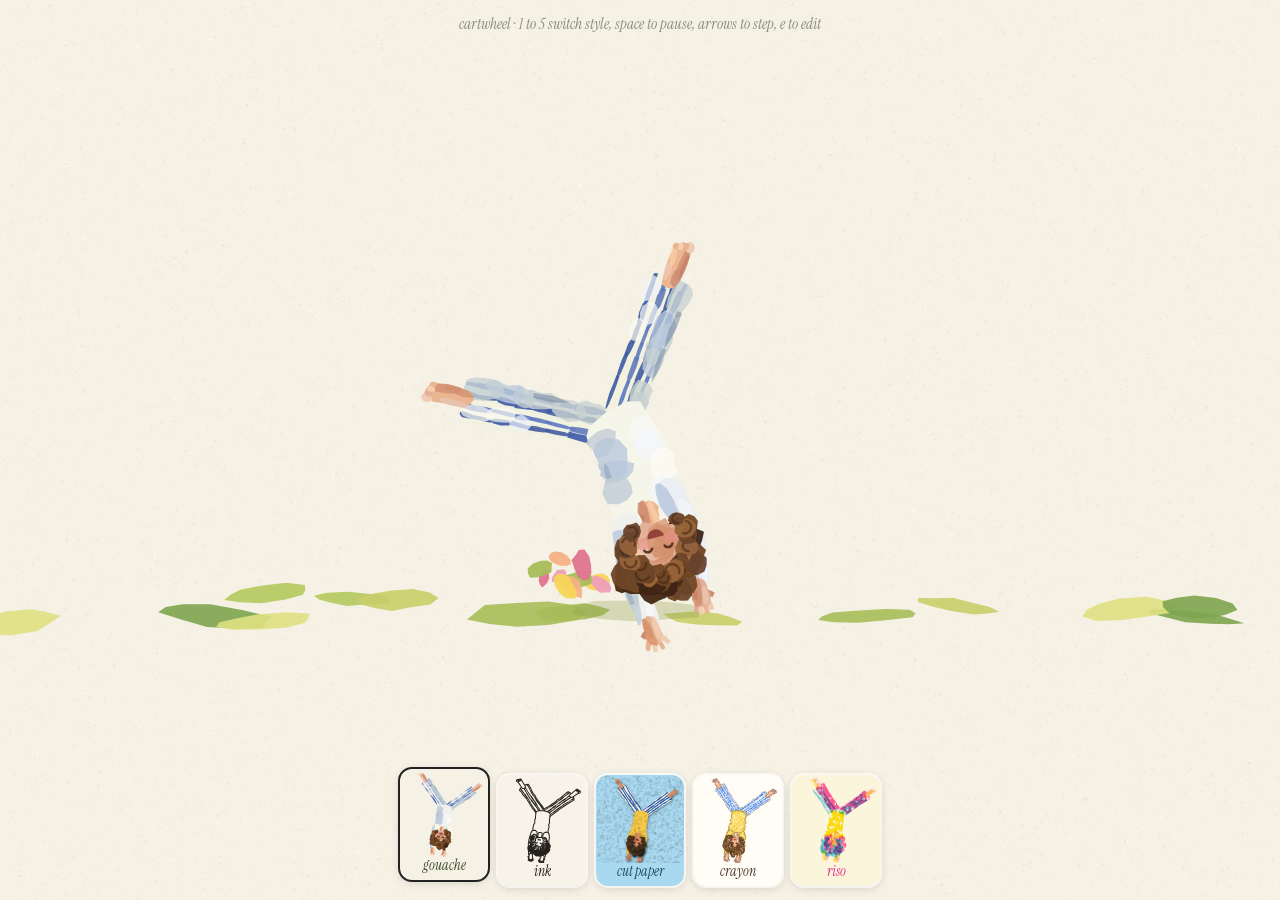
<file: cartwheel.html>
<!doctype html>
<html lang="en">
<head>
<meta charset="utf-8">
<meta name="viewport" content="width=device-width, initial-scale=1">
<meta name="robots" content="noindex">
<title>Cartwheel</title>
<link rel="preconnect" href="https://fonts.googleapis.com">
<link rel="preconnect" href="https://fonts.gstatic.com" crossorigin>
<link href="https://fonts.googleapis.com/css2?family=Instrument+Serif:ital@1&display=swap" rel="stylesheet">
<style>
  html, body { margin: 0; height: 100%; overflow: hidden; background: #f5f1e4; }
  #c { position: fixed; inset: 0; width: 100%; height: 100%; display: block; }
  .cap { position: fixed; left: 0; right: 0; top: 14px; margin: 0; text-align: center;
    font: italic 400 15px/1.4 'Instrument Serif', Georgia, serif; color: var(--fg, #3b4a2f); opacity: 0.6; pointer-events: none; }
  .styles { position: fixed; left: 50%; bottom: 14px; transform: translateX(-50%); display: flex; gap: 10px; z-index: 5; }
  .styles button { width: min(88px, 17vw); padding: 0; border: 0; border-radius: 12px; overflow: hidden; cursor: pointer; display: block;
    box-shadow: 0 2px 10px rgba(40,30,10,0.18); outline: 2px solid rgba(255,255,255,0.7); transition: transform 0.15s ease; }
  .styles button canvas { display: block; width: 100%; aspect-ratio: 1; }
  .styles button span { display: block; padding: 0 0 6px; font: italic 400 14px/1.2 'Instrument Serif', Georgia, serif; }
  .styles button:hover { transform: translateY(-3px); }
  .styles button.on { transform: translateY(-6px); outline: 2.5px solid #222; }
  .ed { position: fixed; top: 12px; left: 12px; z-index: 10; width: 250px; max-height: calc(100vh - 24px); overflow: auto; display: none;
    background: rgba(22,22,24,0.92); color: #eee; border-radius: 14px; padding: 10px 12px; font: 500 11px/1.5 Inter, system-ui, sans-serif; box-shadow: 0 12px 40px rgba(0,0,0,0.3); }
  .ed.on { display: block; }
  .ed h4 { margin: 0 0 6px; font-size: 11px; letter-spacing: 0.04em; text-transform: uppercase; opacity: 0.6; }
  .ed .keys { display: flex; flex-wrap: wrap; gap: 4px; margin-bottom: 8px; }
  .ed .keys button { padding: 2px 7px; border-radius: 6px; border: 0; background: #3a3a40; color: #ddd; font: inherit; cursor: pointer; }
  .ed .keys button.sel { background: #e7d98a; color: #222; }
  .ed label { display: grid; grid-template-columns: 44px 1fr 40px; align-items: center; gap: 6px; margin: 2px 0; }
  .ed input[type=range] { width: 100%; }
  .ed .row { display: flex; gap: 4px; margin-top: 8px; flex-wrap: wrap; }
  .ed .row button { flex: 1; padding: 4px; border-radius: 6px; border: 0; background: #3a3a40; color: #ddd; font: inherit; cursor: pointer; }
  .ed .hint { opacity: 0.55; margin-top: 6px; }
</style>
</head>
<body>
<canvas id="c"></canvas>
<p class="cap">cartwheel · 1 to 5 switch style, space to pause, arrows to step, e to edit</p>
<div class="styles" id="styles"></div>
<div class="ed" id="ed"><h4>keys</h4><div class="keys" id="keys"></div><div id="sliders"></div><div class="row"><button id="addKey">+ key here</button><button id="delKey">delete</button></div><div class="row"><button id="copyKeys">copy KEYS</button><button id="resetKeys">reset</button></div><div class="hint">frame <span id="fr"></span> · t <span id="tt"></span><br>each key holds the pose at time t; poses blend between keys. rot is the whole-body turn, lean bends the waist, hop lifts her off the ground, arm/leg are spread from straight down (π = up). travel is automatic: the planted hand or foot stays put.</div></div>
<script>
// ---------- painting tools ----------
// Every mark is a dab, a dragged stroke or a limb outline. How a mark is laid down depends on the art style:
// all of them end in fillPath(), which is the only place the styles differ.

const canvas = document.getElementById('c');
const mainCtx = canvas.getContext('2d');
let ctx = mainCtx;      // whatever surface is being painted right now (the page, a style card, a riso ink layer)
let S = null;           // the current art style
let PASS = null;        // riso only: which ink is being printed, 'p' pink or 'b' blue
let LW = 1;             // line weight multiplier, raised for the small style cards
let W = 0, H = 0, DPR = 1;
let paper = null;

function resize() {
  DPR = Math.min(window.devicePixelRatio || 1, 2);
  W = window.innerWidth; H = window.innerHeight;
  canvas.width = W * DPR; canvas.height = H * DPR;
  paper = null;
}
window.addEventListener('resize', resize);
resize();

function rng(seed) {
  let s = (seed * 2654435761) >>> 0 || 7;
  return () => { s ^= s << 13; s >>>= 0; s ^= s >>> 17; s ^= s << 5; s >>>= 0; return s / 4294967296; };
}

function hexToRgb(h) { const n = parseInt(h.slice(1), 16); return [n >> 16 & 255, n >> 8 & 255, n & 255]; }
function vary(c, r, amt) { // paint that is not perfectly mixed
  if (S.flat || c[0] !== '#') return c;
  const [R, G, B] = hexToRgb(c); const d = (r() - 0.5) * amt * 2;
  return `rgb(${Math.round(R + d * 18)},${Math.round(G + d * 10)},${Math.round(B - d * 14)})`;
}

// riso colours are written 'r:pink,yellow,blue' as percentages of each ink
function inkAmt(color) { return +color.slice(2).split(',')[PASS.i] / 100; }
// a colour for drawing lines directly (face, curls)
function css(color, alpha = 1) {
  if (S.mode !== 'riso') return color;
  const [R, G, B] = hexToRgb(PASS.c);
  return `rgba(${R},${G},${B},${inkAmt(color) * alpha})`;
}
function darken(c, k) { return '#' + hexToRgb(c).map(v => Math.round(v * k).toString(16).padStart(2, '0')).join(''); }

// speckle tiles: grain for riso ink and cut paper, and the waxy gaps in crayon
const tiles = {};
function speckle(key, make) {
  if (tiles[key]) return tiles[key];
  const c = document.createElement('canvas'); c.width = c.height = 128;
  make(c.getContext('2d'), rng(key.length * 131 + key.charCodeAt(key.length - 1)));
  return (tiles[key] = mainCtx.createPattern(c, 'repeat'));
}
function grain(seedKey, density, alpha) {
  return speckle('g' + seedKey, (g, r) => {
    g.fillStyle = `rgba(0,0,0,${alpha})`;
    for (let i = 0; i < 128 * 128 * density; i++) g.fillRect(r() * 128, r() * 128, 1 + r() * 1.6, 1 + r() * 1.6);
  });
}
// a crayon colour: solid wax with paper flecks showing through and faint diagonal drag lines
function wax(color) {
  return speckle('w' + color, (g, r) => {
    g.fillStyle = color; g.fillRect(0, 0, 128, 128);
    g.globalCompositeOperation = 'destination-out';
    g.fillStyle = 'rgba(0,0,0,0.85)';
    for (let i = 0; i < 1500; i++) g.fillRect(r() * 128, r() * 128, 1 + r() * 1.8, 1 + r() * 1.2);
    g.strokeStyle = 'rgba(0,0,0,0.3)'; g.lineWidth = 1;
    for (let d = -128; d < 128; d += 3 + r() * 3) { g.beginPath(); g.moveTo(d, 128); g.lineTo(d + 128, 0); g.stroke(); }
  });
}

// lay down the current path in the current style. x, y, R roughly bound it; mark = a thin mark (stripe, edge) rather than a shape
function fillPath(color, alpha, x, y, R, r, mark) {
  const m = S.mode;
  if (m === 'gouache') { ctx.globalAlpha = alpha; ctx.fillStyle = color; ctx.fill(); }
  else if (m === 'cut') {
    // cut paper: flat colour, and each piece casts a soft shadow on the one below
    ctx.globalAlpha = alpha < 0.6 ? alpha : 1; ctx.fillStyle = color;
    if (!mark && alpha >= 0.6) { ctx.shadowColor = 'rgba(10,30,40,0.38)'; ctx.shadowBlur = 5 * DPR / LW; ctx.shadowOffsetX = 1.5 * DPR / LW; ctx.shadowOffsetY = 3 * DPR / LW; }
    ctx.fill();
    ctx.shadowColor = 'transparent';
  }
  else if (m === 'ink') {
    // pen: everything is paper with a line round it, except what is inked solid (hair, stripes)
    if (alpha < 0.6) return;
    ctx.globalAlpha = 1;
    if (mark) { ctx.fillStyle = S.ink; ctx.fill(); return; }
    ctx.fillStyle = color; ctx.fill();
    ctx.strokeStyle = S.ink; ctx.lineWidth = 1.5 * LW; ctx.lineJoin = 'round'; ctx.stroke();
  }
  else if (m === 'crayon') {
    // crayon: dense waxy colour with paper flecks, a darker line round it, and a few scribbled strokes on top
    if (alpha < 0.6) { ctx.globalAlpha = alpha * 0.7; ctx.fillStyle = wax(color); ctx.fill(); return; }
    ctx.save();
    ctx.globalAlpha = 1; ctx.fillStyle = S.paper; ctx.fill();
    ctx.fillStyle = wax(color); ctx.fill();
    if (mark) { ctx.restore(); return; }
    const dk = darken(color, 0.68);
    ctx.globalAlpha = 0.85; ctx.strokeStyle = wax(dk); ctx.lineWidth = 2.2 * LW; ctx.lineJoin = 'round'; ctx.stroke();
    ctx.clip();
    ctx.lineCap = 'round'; ctx.strokeStyle = dk;
    const c = Math.cos(-0.9), sn = Math.sin(-0.9), gap = 5 * LW;
    for (let d = -R; d <= R; d += gap) {
      const e = d + (r() - 0.5) * 3, a0 = -R * (0.5 + r() * 0.5), a1 = R * (0.5 + r() * 0.5);
      ctx.globalAlpha = 0.1 + r() * 0.14; ctx.lineWidth = (1.6 + r() * 1.4) * LW;
      ctx.beginPath(); ctx.moveTo(x + c * a0 - sn * e, y + sn * a0 + c * e); ctx.lineTo(x + c * a1 - sn * e, y + sn * a1 + c * e + (r() - 0.5) * 2); ctx.stroke();
    }
    ctx.restore();
  }
  else if (m === 'riso') {
    // riso: each ink prints on its own layer. a shape knocks out what is under it, then prints its share of this ink
    const amt = inkAmt(color) * (alpha < 0.6 ? alpha : 1);
    if (alpha >= 0.6 && !mark) { ctx.globalCompositeOperation = 'destination-out'; ctx.globalAlpha = 1; ctx.fillStyle = '#000'; ctx.fill(); ctx.globalCompositeOperation = 'source-over'; }
    if (amt > 0) { ctx.globalAlpha = amt; ctx.fillStyle = PASS.c; ctx.fill(); }
  }
}

// little drawn shapes for the crayon style
function doodle(kind, x, y, sz, rot, color, r, alpha = 0.95) {
  ctx.save(); ctx.translate(x, y); ctx.rotate(rot); ctx.beginPath();
  if (kind === 'heart') {
    ctx.moveTo(0, sz * 0.9);
    ctx.bezierCurveTo(-sz * 1.5, -sz * 0.2, -sz * 0.6, -sz * 1.2, 0, -sz * 0.35);
    ctx.bezierCurveTo(sz * 0.6, -sz * 1.2, sz * 1.5, -sz * 0.2, 0, sz * 0.9);
  } else {
    for (let i = 0; i < 10; i++) { const a = i / 10 * Math.PI * 2 - Math.PI / 2, d = sz * (i % 2 ? 0.48 : 1.1) * (1 + (r() - 0.5) * 0.12); i ? ctx.lineTo(Math.cos(a) * d, Math.sin(a) * d) : ctx.moveTo(Math.cos(a) * d, Math.sin(a) * d); }
  }
  ctx.closePath();
  fillPath(color, alpha, 0, 0, sz * 1.3, r);
  ctx.restore();
}

// one lumpy dab, edges ragged like a loaded brush pressed down
function dab(x, y, rx, ry, ang, color, r, alpha = 1) {
  ctx.save();
  ctx.translate(x, y); ctx.rotate(ang);
  ctx.beginPath();
  const n = S.dabN || 11;
  for (let i = 0; i < n; i++) {
    const a = i / n * Math.PI * 2;
    const k = 1 + (r() - 0.5) * (S.wob ?? 0.3);
    const px = Math.cos(a) * rx * k, py = Math.sin(a) * ry * k;
    if (i === 0) ctx.moveTo(px, py); else ctx.lineTo(px, py);
  }
  ctx.closePath();
  fillPath(color, alpha, 0, 0, Math.max(rx, ry) * 1.3, r);
  ctx.restore();
}

// a dragged stroke: tapered, wobbling, thinning out at the end
function stroke(ax, ay, bx, by, w, color, r, alpha = 1, mark = false) {
  const dx = bx - ax, dy = by - ay, len = Math.hypot(dx, dy) || 1;
  const nx = -dy / len, ny = dx / len;
  const steps = Math.max(3, Math.round(len / 7));
  const pts = [];
  for (let s = 1; s >= -1; s -= 2) {
    for (let i = 0; i <= steps; i++) {
      const u = s > 0 ? i / steps : 1 - i / steps;
      const taper = Math.sin(Math.min(1, u * 1.6) * Math.PI / 2) * (1 - u * 0.35);
      const hw = w * 0.5 * taper * (1 + (r() - 0.5) * 0.3);
      pts.push([ax + dx * u + nx * hw * s, ay + dy * u + ny * hw * s]);
    }
  }
  ctx.save();
  ctx.beginPath();
  pts.forEach((p, i) => i ? ctx.lineTo(p[0], p[1]) : ctx.moveTo(p[0], p[1]));
  ctx.closePath();
  fillPath(color, alpha, (ax + bx) / 2, (ay + by) / 2, len / 2 + w, r, mark);
  ctx.restore();
}

// jittered outline of a limb with rounded ends
function limbPath(ax, ay, bx, by, wa, wb, r) {
  const dx = bx - ax, dy = by - ay, len = Math.hypot(dx, dy) || 1;
  const nx = -dy / len, ny = dx / len, tx = dx / len, ty = dy / len;
  const steps = Math.max(3, Math.round(len / 11));
  const pts = [];
  const side = (sign, from, to) => {
    for (let i = 0; i <= steps; i++) {
      const u = from + (to - from) * i / steps;
      const w = (wa + (wb - wa) * u) * 0.5 * (1 + (r() - 0.5) * (S.limbWob ?? 0.22));
      pts.push([ax + dx * u + nx * w * sign, ay + dy * u + ny * w * sign]);
    }
  };
  side(1, 0, 1);
  for (let i = 1; i < 4; i++) { const a = i / 4 * Math.PI, w = wb * 0.5 * (1 + (r() - 0.5) * 0.3); pts.push([bx + nx * w * Math.cos(a) + tx * w * Math.sin(a), by + ny * w * Math.cos(a) + ty * w * Math.sin(a)]); }
  side(-1, 1, 0);
  for (let i = 1; i < 4; i++) { const a = Math.PI + i / 4 * Math.PI, w = wa * 0.5 * (1 + (r() - 0.5) * 0.3); pts.push([ax + nx * w * Math.cos(a) + tx * w * Math.sin(a), ay + ny * w * Math.cos(a) + ty * w * Math.sin(a)]); }
  ctx.beginPath();
  pts.forEach((p, i) => i ? ctx.lineTo(p[0], p[1]) : ctx.moveTo(p[0], p[1]));
  ctx.closePath();
}

// paint a limb: a rough base, then big loose dabs of shade and light that spill over the edge
function paintLimb(ax, ay, bx, by, wa, wb, pal, seed, opts = {}) {
  const r = rng(seed);
  const dx = bx - ax, dy = by - ay, len = Math.hypot(dx, dy) || 1;
  const ang = Math.atan2(dy, dx);
  const nx = -dy / len, ny = dx / len;
  ctx.save();
  limbPath(ax, ay, bx, by, wa, wb, r);
  fillPath(vary(pal.base, r, 0.5), 1, (ax + bx) / 2, (ay + by) / 2, len / 2 + Math.max(wa, wb) * 0.6, r);
  if (opts.stripes) {
    limbPath(ax, ay, bx, by, wa, wb, rng(seed)); // same outline again, to keep the stripes inside it
    ctx.clip();
    const n = opts.stripes;
    for (let k = 0; k < n; k++) {
      const off = ((k + 0.5) / n - 0.5) * 0.95 + (r() - 0.5) * 0.08;
      const segs = Math.max(2, Math.round(len / 22));
      let px = ax + nx * wa * off - dx / len * 4, py = ay + ny * wa * off - dy / len * 4;
      for (let i = 1; i <= segs; i++) {
        const u = i / segs, w = wa + (wb - wa) * u;
        const qx = ax + dx * u + nx * (w * off + (r() - 0.5) * 3), qy = ay + dy * u + ny * (w * off + (r() - 0.5) * 3);
        stroke(px, py, qx + dx / len * 5, qy + dy / len * 5, wa * 0.17 * (0.7 + r() * 0.6), vary(k % 2 ? pal.stripe2 : pal.stripe, r, 0.4), r, 0.9, true);
        px = qx; py = qy;
      }
    }
  }
  ctx.restore();
  if (!S.shade) return;
  // shade and light, clipped to a slightly fatter outline so they only just spill over the edge
  ctx.save();
  limbPath(ax, ay, bx, by, wa * 1.12, wb * 1.12, rng(seed + 7));
  ctx.clip();
  const nd = Math.max(2, Math.round(len / 16));
  for (let i = 0; i < nd; i++) {
    const u = (i + 0.4) / nd + (r() - 0.5) * 0.1;
    const w = wa + (wb - wa) * u;
    const off = w * (0.26 + r() * 0.16);
    dab(ax + dx * u + nx * off, ay + dy * u + ny * off, 8 + r() * 9, w * 0.28, ang + (r() - 0.5) * 0.3, vary(pal.shade, r, 0.5), r, 0.78);
  }
  for (let i = 0; i < nd; i++) {
    if (r() < 0.35) continue;
    const u = (i + 0.6) / nd;
    const w = wa + (wb - wa) * u;
    const off = -w * (0.2 + r() * 0.2);
    dab(ax + dx * u + nx * off, ay + dy * u + ny * off, 7 + r() * 8, w * 0.2, ang + (r() - 0.5) * 0.35, vary(pal.light, r, 0.5), r, 0.7);
  }
  ctx.restore();
  // one dry dark stroke along the shade side, not the whole way
  if (S.edge && r() < 0.8) {
    const u0 = r() * 0.3, u1 = 0.6 + r() * 0.4;
    const w0 = (wa + (wb - wa) * u0) * 0.5, w1 = (wa + (wb - wa) * u1) * 0.5;
    stroke(ax + dx * u0 + nx * w0 * 0.9, ay + dy * u0 + ny * w0 * 0.9, ax + dx * u1 + nx * w1 * 0.9, ay + dy * u1 + ny * w1 * 0.9, 3 + r() * 3, pal.edge, r, 0.5, true);
  }
}

// ---------- garments ----------
// the skeleton is only for motion. a garment is one continuous shape that runs along several bones,
// bending smoothly through the joints, so no knee, elbow or waist seam shows.

// a dense, corner-rounded centreline through the joints, with a width and a normal at every sample
function chainLine(pts, ws) {
  const C = [], n = pts.length, L = (a, b, t) => a + (b - a) * t;
  for (let i = 0; i < n - 1; i++) {
    const a = pts[i], b = pts[i + 1];
    const t0 = i === 0 ? 0 : 0.3, t1 = i === n - 2 ? 1 : 0.7;
    const steps = Math.max(2, Math.round(Math.hypot(b[0] - a[0], b[1] - a[1]) * (t1 - t0) / 9));
    for (let k = 0; k <= steps; k++) { const t = t0 + (t1 - t0) * k / steps; C.push({ x: L(a[0], b[0], t), y: L(a[1], b[1], t), w: L(ws[i], ws[i + 1], t) }); }
    if (i < n - 2) { // ease round the joint
      const c = pts[i + 2];
      const p0 = [L(a[0], b[0], 0.7), L(a[1], b[1], 0.7)], p2 = [L(b[0], c[0], 0.3), L(b[1], c[1], 0.3)];
      const w0 = L(ws[i], ws[i + 1], 0.7), w2 = L(ws[i + 1], ws[i + 2], 0.3);
      for (let k = 1; k < 5; k++) {
        const t = k / 5, m = 1 - t;
        C.push({ x: m * m * p0[0] + 2 * m * t * b[0] + t * t * p2[0], y: m * m * p0[1] + 2 * m * t * b[1] + t * t * p2[1], w: L(w0, w2, t) });
      }
    }
  }
  let len = 0;
  C.forEach((q, j) => {
    const a = C[Math.max(0, j - 1)], b = C[Math.min(C.length - 1, j + 1)];
    const dx = b.x - a.x, dy = b.y - a.y, d = Math.hypot(dx, dy) || 1;
    q.tx = dx / d; q.ty = dy / d; q.nx = -q.ty; q.ny = q.tx;
    if (j) len += Math.hypot(q.x - C[j - 1].x, q.y - C[j - 1].y);
    q.s = len;
  });
  C.len = len;
  return C;
}
// the outline of a garment. capA / capB say how round each end is (1 = round, 0.3 = nearly flat, like a hem)
function chainPath(C, r, k = 1, capA = 1, capB = 1) {
  const pts = [], wob = S.limbWob ?? 0.22, last = C[C.length - 1], first = C[0];
  for (const q of C) { const w = q.w * 0.5 * k * (1 + (r() - 0.5) * wob); pts.push([q.x + q.nx * w, q.y + q.ny * w]); }
  for (let i = 1; i < 4; i++) { const a = i / 4 * Math.PI, w = last.w * 0.5 * k; pts.push([last.x + last.nx * w * Math.cos(a) + last.tx * w * Math.sin(a) * capB, last.y + last.ny * w * Math.cos(a) + last.ty * w * Math.sin(a) * capB]); }
  for (let j = C.length - 1; j >= 0; j--) { const q = C[j], w = q.w * 0.5 * k * (1 + (r() - 0.5) * wob); pts.push([q.x - q.nx * w, q.y - q.ny * w]); }
  for (let i = 1; i < 4; i++) { const a = Math.PI + i / 4 * Math.PI, w = first.w * 0.5 * k; pts.push([first.x + first.nx * w * Math.cos(a) + first.tx * w * Math.sin(a) * capA, first.y + first.ny * w * Math.cos(a) + first.ty * w * Math.sin(a) * capA]); }
  ctx.beginPath();
  pts.forEach((p, i) => i ? ctx.lineTo(p[0], p[1]) : ctx.moveTo(p[0], p[1]));
  ctx.closePath();
}
// paint a garment along its joints: base, stripes that follow the bend, then shade and light
function paintChain(joints, ws, pal, seed, opts = {}) {
  const r = rng(seed), C = chainLine(joints, ws);
  const capA = opts.capA ?? 1, capB = opts.capB ?? 1;
  const mid = C[C.length >> 1], R = C.len / 2 + Math.max(...ws) * 0.6;
  ctx.save();
  chainPath(C, r, 1, capA, capB);
  fillPath(vary(pal.base, r, 0.5), 1, mid.x, mid.y, R, r);
  if (opts.stripes) {
    chainPath(C, rng(seed), 1, capA, capB); // same outline again, to keep the stripes inside it
    ctx.clip();
    const n = opts.stripes;
    for (let k = 0; k < n; k++) {
      const off = ((k + 0.5) / n - 0.5) * 0.95 + (r() - 0.5) * 0.08;
      const at = q => [q.x + q.nx * (q.w * off + (r() - 0.5) * 3), q.y + q.ny * (q.w * off + (r() - 0.5) * 3)];
      let prev = [C[0].x + C[0].nx * C[0].w * off - C[0].tx * 5, C[0].y + C[0].ny * C[0].w * off - C[0].ty * 5];
      for (let j = 2; j < C.length + 2; j += 2) {
        const q = C[Math.min(j, C.length - 1)], cur = at(q);
        stroke(prev[0], prev[1], cur[0] + q.tx * 5, cur[1] + q.ty * 5, ws[0] * 0.17 * (0.7 + r() * 0.6), vary(k % 2 ? pal.stripe2 : pal.stripe, r, 0.4), r, 0.9, true);
        prev = cur;
      }
    }
  }
  ctx.restore();
  if (!S.shade) return;
  // shade and light, clipped to a slightly fatter outline so they only just spill over the edge
  ctx.save();
  chainPath(C, rng(seed + 7), 1.12, capA, capB);
  ctx.clip();
  const nd = Math.max(2, Math.round(C.len / 16));
  const pick = u => C[Math.max(0, Math.min(C.length - 1, Math.round(u * (C.length - 1))))];
  for (let i = 0; i < nd; i++) {
    const q = pick((i + 0.4) / nd + (r() - 0.5) * 0.1), off = q.w * (0.26 + r() * 0.16);
    dab(q.x + q.nx * off, q.y + q.ny * off, 8 + r() * 9, q.w * 0.28, Math.atan2(q.ty, q.tx) + (r() - 0.5) * 0.3, vary(pal.shade, r, 0.5), r, 0.78);
  }
  for (let i = 0; i < nd; i++) {
    if (r() < 0.35) continue;
    const q = pick((i + 0.6) / nd), off = -q.w * (0.2 + r() * 0.2);
    dab(q.x + q.nx * off, q.y + q.ny * off, 7 + r() * 8, q.w * 0.2, Math.atan2(q.ty, q.tx) + (r() - 0.5) * 0.35, vary(pal.light, r, 0.5), r, 0.7);
  }
  ctx.restore();
  // dry dark strokes along the shade side, following the bend
  if (S.edge) for (let j = 1 + Math.floor(r() * 3); j < C.length - 4; j += 4) {
    if (r() < 0.3) continue;
    const a = C[j], b = C[Math.min(C.length - 1, j + 4)];
    stroke(a.x + a.nx * a.w * 0.45, a.y + a.ny * a.w * 0.45, b.x + b.nx * b.w * 0.45, b.y + b.ny * b.w * 0.45, 3 + r() * 3, pal.edge, r, 0.5, true);
  }
}

// a blob of paint
function paintBlob(x, y, rx, ry, ang, pal, seed, count = 6) {
  const r = rng(seed);
  dab(x, y, rx, ry, ang, vary(pal.base, r, 0.4), r);
  for (let i = 0; S.shade && i < count; i++) {
    const a = r() * Math.PI * 2, d = r() * 0.5;
    const c = i % 3 === 0 ? pal.light : pal.shade;
    dab(x + Math.cos(a) * rx * d, y + Math.sin(a) * ry * d, rx * (0.35 + r() * 0.4), ry * (0.3 + r() * 0.35), a, vary(c, r, 0.5), r, 0.72);
  }
}

// ---------- art styles ----------
// each style is a way of laying down a mark (mode) plus its own paper and palette
let SKIN, PANTS, SHIRT, HAIR, GRASS, FACE, PETALS, SHADOW;
const one = c => ({ base: c, shade: c, light: c, edge: c });
const INK = '#26221d', INKP = '#f7f3e8';
const STYLES = [
  { name: 'gouache', mode: 'gouache', paper: '#f5f1e4', fg: '#3b4a2f', shade: true, edge: true, pal: {
    SKIN: { base: '#e6b394', shade: '#d18f72', light: '#f2cdb3', edge: '#b9735a' },
    PANTS: { base: '#eaede6', shade: '#c3cfd6', light: '#f8f8f2', edge: '#6d7f9c', stripe: '#3f5ba6', stripe2: '#6079c0' },
    SHIRT: { base: '#f3f3ec', shade: '#bfcbd6', light: '#fbfbf7', edge: '#8c9bab' },
    HAIR: { base: '#6d4527', shade: '#432712', light: '#96633a', edge: '#3a2210', curl: '#432712' },
    GRASS: ['#c9cf6a', '#a8bd58', '#7ea54f', '#dfe082', '#b5c95e'],
    FACE: { cheek: '#e98f86', line: '#4a2a1c', mouth: '#8c3b34' },
    PETALS: ['#ef9fb8', '#f6d65a', '#e2738f', '#a8bd58', '#f4b183'], SHADOW: '#8a9a4a' } },
  { name: 'ink', mode: 'ink', paper: INKP, fg: INK, ink: INK, flat: true, wob: 0.22, limbWob: 0.14, pal: {
    SKIN: one(INKP), PANTS: { ...one(INKP), stripe: INK, stripe2: INK }, SHIRT: one(INKP),
    HAIR: { ...one(INK), curl: INKP },
    GRASS: [INKP, INKP, INKP, INKP, INKP],
    FACE: { cheek: INKP, line: INK, mouth: INK },
    PETALS: [INKP, INKP, INK, INKP, INKP], SHADOW: INKP } },
  { name: 'cut paper', mode: 'cut', paper: '#a9d9f0', fg: '#1d4a5c', flat: true, dabN: 20, wob: 0.06, limbWob: 0.04, grain: true, clouds: true, grass: 2.1, pal: {
    SKIN: { base: '#e0946a', shade: '#d07f55', light: '#eaa57c', edge: '#d07f55' },
    PANTS: { ...one('#fbf5e6'), stripe: '#2a5db0', stripe2: '#2a5db0' },
    SHIRT: one('#f7c948'),
    HAIR: { base: '#5a3a22', shade: '#4a2e1a', light: '#6d4a2c', edge: '#4a2e1a', curl: '#3a2414' },
    GRASS: ['#3f9b4f', '#2f7f4a', '#57b368', '#2f8f7a', '#7cc47a'],
    FACE: { cheek: '#e2604f', line: '#3a2414', mouth: '#8c2f2a' },
    PETALS: ['#ff8fab', '#ffd166', '#ffffff', '#ef476f', '#f4a261'], SHADOW: '#1f5f3a' } },
  { name: 'crayon', mode: 'crayon', paper: '#fffdf6', fg: '#4a3a2a', flat: true, wob: 0.3, limbWob: 0.2, doodles: true, pal: {
    SKIN: { base: '#f4b08a', shade: '#ea9a72', light: '#f8c3a2', edge: '#ea9a72' },
    PANTS: { ...one('#dbe6fa'), stripe: '#2f6fe0', stripe2: '#4a86ee' },
    SHIRT: one('#ffd84a'),
    HAIR: { base: '#8a5426', shade: '#6d3f18', light: '#a86a34', edge: '#6d3f18', curl: '#4a2a10' },
    GRASS: ['#6cc24a', '#3fae4f', '#9bd65a', '#f2dd4a', '#57b85a'],
    FACE: { cheek: '#ff8f8f', line: '#4a2a1c', mouth: '#e0443a' },
    PETALS: ['#ff5f9e', '#ffc62e', '#ff8a1f', '#4db8ff', '#b06bff'], SHADOW: '#9acb6a' } },
  { name: 'riso', mode: 'riso', paper: '#fbf5dc', fg: '#e8308a', flat: true, dabN: 16, wob: 0.1, limbWob: 0.08, grass: 1.5,
    inks: [{ i: 1, c: '#ffe100', off: [0, 0], g: 0.045 }, { i: 0, c: '#ff4fa8', off: [2, -1.2], g: 0.06 }, { i: 2, c: '#2db4e0', off: [-1.2, 1.6], g: 0.06 }], pal: {
    // pink, yellow, blue. pink + yellow = orange, pink + blue = purple, yellow + blue = green
    SKIN: { base: 'r:32,55,0', shade: 'r:50,60,0', light: 'r:22,45,0', edge: 'r:50,60,0' },
    PANTS: { base: 'r:100,0,0', shade: 'r:100,0,0', light: 'r:100,0,0', edge: 'r:100,0,50', stripe: 'r:0,0,100', stripe2: 'r:0,0,100' },
    SHIRT: one('r:0,100,0'),
    HAIR: { base: 'r:100,0,100', shade: 'r:100,0,100', light: 'r:100,0,70', edge: 'r:100,0,100', curl: 'r:100,0,100' },
    GRASS: ['r:0,100,70', 'r:0,100,40', 'r:0,0,80', 'r:100,0,0', 'r:0,100,100'],
    FACE: { cheek: 'r:90,20,0', line: 'r:100,0,100', mouth: 'r:100,60,0' },
    PETALS: ['r:100,0,0', 'r:100,100,0', 'r:0,0,100', 'r:0,100,0', 'r:100,0,100'], SHADOW: 'r:0,0,45' } },
];
function setStyle(st) {
  S = st;
  ({ SKIN, PANTS, SHIRT, HAIR, GRASS, FACE, PETALS, SHADOW } = st.pal);
}
setStyle(STYLES[0]);

// paint something in the current style onto a surface. riso prints two ink layers and lays them down out of register
const layers = {};
function layer(key, w, h) {
  const c = layers[key] || (layers[key] = document.createElement('canvas'));
  if (c.width !== w || c.height !== h) { c.width = w; c.height = h; }
  return c;
}
function renderStyled(target, draw) {
  const w = target.canvas.width, h = target.canvas.height;
  if (S.mode !== 'riso') {
    ctx = target; draw(); ctx = mainCtx;
    if (S.grain) { // paper fibre over everything
      target.save(); target.setTransform(1, 0, 0, 1, 0, 0); target.globalAlpha = 1;
      target.fillStyle = grain('paper', 0.22, 0.07); target.fillRect(0, 0, w, h);
      target.restore();
    }
    return;
  }
  const u = Math.max(1, w / 360);
  for (const ink of S.inks) {
    const g = layer('ink' + ink.i + w, w, h).getContext('2d');
    g.setTransform(1, 0, 0, 1, 0, 0); g.globalAlpha = 1; g.globalCompositeOperation = 'source-over'; g.clearRect(0, 0, w, h);
    ctx = g; PASS = ink; draw();
    // grainy ink: speckle bites out of the layer
    g.setTransform(1, 0, 0, 1, 0, 0); g.globalAlpha = 1; g.globalCompositeOperation = 'destination-out';
    g.fillStyle = grain('ink' + ink.i, ink.g, 0.9); g.fillRect(0, 0, w, h);
    g.globalCompositeOperation = 'source-over';
  }
  PASS = null; ctx = mainCtx;
  target.save(); target.setTransform(1, 0, 0, 1, 0, 0); target.globalAlpha = 0.93; target.globalCompositeOperation = 'multiply';
  for (const ink of S.inks) target.drawImage(layer('ink' + ink.i + w, w, h), ink.off[0] * u, ink.off[1] * u);
  target.restore();
}

// ---------- the figure, seen from the front ----------
const L = { torso: 70, neck: 8, head: 22, ua: 36, fa: 34, th: 50, sh: 48, hipW: 9, shW: 20 };

// limb angles are "spread" from straight down: 0 = hanging, PI = straight up, +ve = swung toward the figure's right (screen right)
// keyframes for one cartwheel to the right. hop lifts her off the ground
const KEYS_DEFAULT = [
  // stand, skip in, wheel over, land, stand again. loose rather than drilled
  { t: 0.00, rot: 0.00, lean: 0.00, hop: 0, armL: -0.25, armR: 0.25, elbL: 0.20, elbR: -0.20, legL: -0.10, legR: 0.12, kneeL: 0.00, kneeR: 0.00 }, // standing, arms loose at her sides
  { t: 0.08, rot: 0.05, lean: 0.30, hop: 10, armL: -2.20, armR: 1.60, elbL: 0.40, elbR: -0.50, legL: -0.30, legR: 0.55, kneeL: 0.35, kneeR: 0.30 }, // little skip, arms fly up
  { t: 0.16, rot: 0.70, lean: 0.80, hop: 0, armL: -2.60, armR: 2.90, elbL: 0.40, elbR: -0.30, legL: -0.80, legR: 0.45, kneeL: 0.00, kneeR: 0.35 }, // tip over, back leg flicks up
  { t: 0.25, rot: 1.60, lean: 0.60, hop: 0, armL: -2.80, armR: 3.00, elbL: 0.35, elbR: -0.25, legL: -1.25, legR: 0.50, kneeL: 0.00, kneeR: 0.10 }, // first hand in the grass
  { t: 0.35, rot: 2.60, lean: 0.25, hop: 0, armL: -2.95, armR: 3.00, elbL: 0.30, elbR: -0.25, legL: -1.00, legR: 0.70, kneeL: 0.00, kneeR: 0.00 }, // legs straight in the air
  { t: 0.45, rot: 3.30, lean: 0.00, hop: 0, armL: -3.00, armR: 3.00, elbL: 0.30, elbR: -0.30, legL: -0.80, legR: 0.75, kneeL: 0.00, kneeR: 0.00 }, // upside down: a casual V, legs straight
  { t: 0.54, rot: 4.10, lean: -0.25, hop: 0, armL: -3.00, armR: 2.50, elbL: 0.25, elbR: -0.40, legL: -1.10, legR: 0.70, kneeL: 0.00, kneeR: 0.00 }, // tipping out
  { t: 0.62, rot: 5.00, lean: -0.60, hop: 0, armL: -2.90, armR: 1.50, elbL: 0.30, elbR: -0.50, legL: -1.10, legR: 0.60, kneeL: 0.15, kneeR: 0.00 }, // first foot finds the ground
  { t: 0.69, rot: 5.80, lean: -0.75, hop: 0, armL: -2.60, armR: 0.60, elbL: 0.40, elbR: -0.50, legL: -0.60, legR: 0.50, kneeL: 0.40, kneeR: 0.00 }, // coming up
  { t: 0.76, rot: 6.28, lean: -0.20, hop: 0, armL: -1.30, armR: 0.90, elbL: 0.50, elbR: -0.50, legL: -0.35, legR: 0.35, kneeL: 0.35, kneeR: 0.30 }, // second foot down, knees soft
  { t: 0.85, rot: 6.28, lean: 0.00, hop: 0, armL: -0.25, armR: 0.25, elbL: 0.20, elbR: -0.20, legL: -0.10, legR: 0.12, kneeL: 0.00, kneeR: 0.00 }, // stands up
  { t: 0.92, rot: 6.28, lean: 0.00, hop: 0, armL: -0.25, armR: 0.25, elbL: 0.20, elbR: -0.20, legL: -0.10, legR: 0.12, kneeL: 0.00, kneeR: 0.00 }, // stands a beat
  { t: 1.00, rot: 6.28, lean: 0.00, hop: 0, armL: -0.25, armR: 0.25, elbL: 0.20, elbR: -0.20, legL: -0.10, legR: 0.12, kneeL: 0.00, kneeR: 0.00 }, // and goes again
];

let KEYS = KEYS_DEFAULT.map(k => ({ ...k }));
try { const saved = JSON.parse(localStorage.getItem('cartwheel-keys-v7')); if (Array.isArray(saved) && saved.length > 1) KEYS = saved; } catch (e) {}

// one smooth curve through all the keys (cubic Hermite), so the motion never stops dead at a key
function poseAt(t) {
  const n = KEYS.length;
  let i = 0;
  while (i < n - 2 && t >= KEYS[i + 1].t) i++;
  const a = KEYS[i], b = KEYS[i + 1];
  const h = (b.t - a.t) || 1e-6, u = Math.min(1, Math.max(0, (t - a.t) / h));
  const u2 = u * u, u3 = u2 * u;
  const h00 = 2 * u3 - 3 * u2 + 1, h10 = u3 - 2 * u2 + u, h01 = -2 * u3 + 3 * u2, h11 = u3 - u2;
  const slope = (j, k) => (j <= 0 || j >= n - 1) ? 0 : (KEYS[j + 1][k] - KEYS[j - 1][k]) / ((KEYS[j + 1].t - KEYS[j - 1].t) || 1e-6);
  const p = {};
  for (const k in a) p[k] = h00 * a[k] + h10 * h * slope(i, k) + h01 * b[k] + h11 * h * slope(i + 1, k);
  p.t = t;
  return p;
}

const DOWN = Math.PI / 2;
function fwd(x, y, ang, len) { return [x + Math.cos(ang) * len, y + Math.sin(ang) * len]; }

// joint positions in figure space (hip at the origin, body upright, y down)
function skeleton(p) {
  // the side bend happens at the waist: hips tilt a little, the ribs and shoulders carry most of it
  const waist = fwd(0, 0, -DOWN + p.lean * 0.35, L.torso * 0.42);
  const up = -DOWN + p.lean * 1.45;
  const sh = fwd(waist[0], waist[1], up, L.torso * 0.58);
  const neck = fwd(sh[0], sh[1], up, L.neck);
  const head = fwd(neck[0], neck[1], up, L.head);
  const arm = (side, spread, elb) => {
    const s = [sh[0] + L.shW * side, sh[1]];
    const a = DOWN - spread + p.lean * 1.45;     // swing out to the side, then up, following the torso
    const e = fwd(s[0], s[1], a, L.ua);
    const h = fwd(e[0], e[1], a + elb, L.fa);
    return { s, e, h };
  };
  const leg = (side, spread, knee) => {
    const h = [L.hipW * side, 0];
    const a = DOWN - spread;
    const k = fwd(h[0], h[1], a, L.th);
    const f = fwd(k[0], k[1], a + knee * side, L.sh);
    return { h, k, f, a: a + knee * side };
  };
  return { hip: [0, 0], waist, sh, neck, head, up,
    armL: arm(-1, p.armL, p.elbL), armR: arm(1, p.armR, p.elbR),
    legL: leg(-1, p.legL, p.kneeL), legR: leg(1, p.legR, p.kneeR) };
}

function drawFigure(sk, frame, p) {
  const f = (frame >> 1) * 97; // brush jitter holds for two frames so the paint boils gently
  // which hands and feet are on the ground? those go flat, the rest point
  const con = contacts(p, sk);
  const grounded = i => p.hop > 2 ? 0 : Math.max(0, Math.min(1, 1 - (con.lowest - con.pts[i][1]) / 12));
  const leg = (lg, seed, side, idx) => {
    // wide-leg trousers that flare at the hem
    paintChain([lg.h, lg.k, lg.f], [30, 27, 33], PANTS, seed + 1, { stripes: 4, capB: 0.3 });
    // foot: pointed along the shin in the air, flat and turned out on the ground
    const g = grounded(idx), flat = (side > 0 ? 0.12 : Math.PI - 0.12) - p.rot;
    const dx = Math.cos(lg.a) * (1 - g) + Math.cos(flat) * g, dy = Math.sin(lg.a) * (1 - g) + Math.sin(flat) * g;
    const fa = Math.atan2(dy, dx), r = rng(seed + 5);
    const [ax, ay] = fwd(lg.f[0], lg.f[1], lg.a, 5);         // ankle, poking out of the hem
    const [tx, ty] = fwd(ax, ay, fa, 19);                     // ball of the foot
    paintLimb(ax - Math.cos(fa) * 3, ay - Math.sin(fa) * 3, tx, ty, 12, 13, SKIN, seed + 3);
    for (let i = 0; i < 4; i++) {                             // toes, big toe first
      const o = (i - 1.5) * 3.4 * side, sz = i === 0 ? 3.4 : 2.6 - i * 0.2;
      dab(tx + Math.cos(fa) * (5 - i * 0.8) - Math.sin(fa) * o, ty + Math.sin(fa) * (5 - i * 0.8) + Math.cos(fa) * o, sz + 0.6, sz, fa, vary(i % 2 ? SKIN.base : SKIN.light, r, 0.3), r);
    }
  };
  const arm = (ar, seed, side, idx) => {
    paintChain([ar.s, ar.e, ar.h], [21, 17, 14], SHIRT, seed + 1, { capB: 0.3 });
    // hand: a palm, four fingers and a thumb. fingers spread wide when the hand is planted
    const a = Math.atan2(ar.h[1] - ar.e[1], ar.h[0] - ar.e[0]), r = rng(seed + 5);
    const g = grounded(idx), splay = 0.16 + 0.16 * g;
    const [wx, wy] = fwd(ar.h[0], ar.h[1], a, 1);
    const [px, py] = fwd(wx, wy, a, 10);
    const tb = a + side * 1.0;                                // thumb sits on the inner side
    stroke(wx + Math.cos(a) * 3, wy + Math.sin(a) * 3, wx + Math.cos(a) * 3 + Math.cos(tb) * 10, wy + Math.sin(a) * 3 + Math.sin(tb) * 10, 5.5, vary(SKIN.shade, r, 0.3), r);
    for (let i = 0; i < 4; i++) {
      const fa = a + (i - 1.5) * splay, len = i === 0 || i === 3 ? 9 : 11;
      const bx = px - Math.sin(a) * (i - 1.5) * 2.6, by = py + Math.cos(a) * (i - 1.5) * 2.6;
      stroke(bx - Math.cos(fa) * 3, by - Math.sin(fa) * 3, bx + Math.cos(fa) * len, by + Math.sin(fa) * len, 4.6, vary(i % 2 ? SKIN.base : SKIN.light, r, 0.3), r);
    }
    paintLimb(wx, wy, px, py, 10, 12, SKIN, seed + 3);        // palm on top, so the fingers grow out of it
  };
  leg(sk.legL, f + 20, -1, 0);
  leg(sk.legR, f + 25, 1, 1);
  // which way is the ground, in her own frame? things that hang (blouse, hair) follow it
  const gx = Math.sin(p.rot), gy = Math.cos(p.rot);
  const ux = Math.cos(sk.up), uy = Math.sin(sk.up);
  const inv = Math.max(0, gx * ux + gy * uy); // 0 upright, 1 upside down
  // blouse: wide, a little billowy
  paintChain([sk.hip, sk.waist, sk.sh], [46, 47, 52], SHIRT, f + 30, { capA: 0.3, capB: 0.6 });
  arm(sk.armL, f + 10, -1, 2);
  arm(sk.armR, f + 15, 1, 3);
  paintLimb(sk.sh[0], sk.sh[1], sk.neck[0], sk.neck[1], 14, 12, SKIN, f + 50);

  // hair, back layer: a round mass of curls behind the head, down to the jaw
  const hx = sk.head[0], hy = sk.head[1], up = sk.up;
  {
    const r = rng(f + 60);
    for (let i = 0; i < 22; i++) {
      const a = up - Math.PI * 0.85 + r() * Math.PI * 1.7; // from one jaw, over the crown, to the other jaw
      const d = 20 + r() * 7;
      const c = i < 8 ? HAIR.shade : HAIR.base;
      dab(hx + Math.cos(a) * d + gx * 5, hy + Math.sin(a) * d + gy * 5, 8 + r() * 6, 7 + r() * 5, a, vary(c, r, 0.35), r, 0.95);
    }
    // loose curls that hang toward the ground, so they tumble off her crown when she is upside down
    for (let i = 0; i < 7; i++) {
      const d = 12 + r() * (10 + 10 * inv), sp = (r() - 0.5) * 34;
      dab(hx + gx * d - gy * sp, hy + gy * d + gx * sp, 7 + r() * 4, 6 + r() * 4, r() * 3, vary(i % 2 ? HAIR.base : HAIR.shade, r, 0.35), r, 0.95);
    }
  }
  paintBlob(hx, hy, 21, 22, up, SKIN, f + 51, 6);
  // face: rosy cheeks, eyes squeezed shut, a wide open laugh
  {
    const r = rng(f + 55);
    ctx.save();
    ctx.translate(hx, hy); ctx.rotate(up + DOWN);
    dab(-11, 7, 5.5, 4, 0, FACE.cheek, r, 0.55);
    dab(11, 7, 5.5, 4, 0, FACE.cheek, r, 0.55);
    ctx.strokeStyle = css(FACE.line, 0.9); ctx.lineWidth = 1.8 * LW; ctx.lineCap = 'round'; ctx.globalAlpha = S.mode === 'riso' ? 1 : 0.9;
    for (const sx of [-7.5, 7.5]) { ctx.beginPath(); ctx.arc(sx, 3.5, 3.2, Math.PI * 1.15, Math.PI * 1.85); ctx.stroke(); }
    ctx.beginPath(); ctx.arc(0, 9, 6, 0.05, Math.PI - 0.05); ctx.closePath();
    ctx.fillStyle = css(FACE.mouth); ctx.fill();
    ctx.restore();
  }
  // hair, front layer: fringe and curls at the cheeks, little round dabs with a hooked line
  {
    const r = rng(f + 61);
    const curl = (x, y, s, c) => {
      dab(x, y, s, s * 0.85, r() * 3, vary(c, r, 0.35), r, 0.95);
      ctx.save(); ctx.strokeStyle = css(HAIR.curl, 0.6); ctx.lineWidth = 1.6 * LW; ctx.lineCap = 'round'; ctx.globalAlpha = S.mode === 'riso' ? 1 : 0.6;
      const a0 = r() * Math.PI * 2;
      ctx.beginPath(); ctx.arc(x, y, s * 0.55, a0, a0 + 3.2); ctx.stroke(); ctx.restore();
    };
    for (let i = 0; i < 9; i++) { // fringe
      const a = up - 1.35 + i / 8 * 2.7 + (r() - 0.5) * 0.2;
      const d = 14 + r() * 5;
      curl(hx + Math.cos(a) * d + gx * 2, hy + Math.sin(a) * d + gy * 2, 6 + r() * 3.5, i % 3 ? HAIR.base : HAIR.light);
    }
    for (const s of [-1, 1]) { // curls at the cheeks
      for (let i = 0; i < 4; i++) {
        const a = up + s * (1.5 + i * 0.28) + (r() - 0.5) * 0.15;
        const d = 21 + r() * 5;
        curl(hx + Math.cos(a) * d, hy + Math.sin(a) * d, 5.5 + r() * 3, i % 2 ? HAIR.base : HAIR.light);
      }
    }
  }
}

// ---------- paper ----------
function makePaper() {
  paper = document.createElement('canvas');
  paper.width = canvas.width; paper.height = canvas.height;
  const g = paper.getContext('2d');
  g.scale(DPR, DPR);
  g.fillStyle = S.paper; g.fillRect(0, 0, W, H);
  const r = rng(4242);
  for (let i = 0; i < W * H / 90; i++) {
    g.fillStyle = r() < 0.5 ? 'rgba(120,100,60,0.05)' : (S.mode === 'cut' ? 'rgba(255,255,255,0.12)' : 'rgba(255,255,255,0.35)');
    g.fillRect(r() * W, r() * H, 1 + r() * 1.5, 1 + r() * 1.5);
  }
}

// ---------- animation ----------
const FPS = 12, CYCLE = 42; // painted frames per cartwheel
let frame = 0, paused = false, lastTick = -1;

const PIVOT = [0, -L.torso * 0.45];
// hands and feet in world space relative to the pivot, and which one is lowest
function contacts(p, sk) {
  const cs = Math.cos(p.rot), sn = Math.sin(p.rot);
  const pts = [sk.legL.f, sk.legR.f, sk.armL.h, sk.armR.h].map(pt => {
    const x = pt[0] - PIVOT[0], y = pt[1] - PIVOT[1];
    return [x * cs - y * sn, x * sn + y * cs];
  });
  let low = 0;
  pts.forEach((q, i) => { if (q[1] > pts[low][1]) low = i; });
  return { pts, low, lowest: pts[low][1] };
}
// how far the body has travelled by frame f of the cycle, walking the support from limb to limb
function travelAt(f) {
  let off = 0, sup = -1, plant = 0;
  for (let g = 0; g <= f; g++) {
    const p = poseAt(Math.min(1, g / CYCLE));
    const c = contacts(p, skeleton(p));
    if (sup < 0) { sup = c.low; plant = c.pts[sup][0]; }
    off = plant - c.pts[sup][0];
    if (c.low !== sup && c.pts[c.low][1] > c.pts[sup][1] + 1) { sup = c.low; plant = off + c.pts[sup][0]; }
  }
  return off;
}

function render() {
  if (!paper) makePaper();
  mainCtx.setTransform(DPR, 0, 0, DPR, 0, 0);
  mainCtx.globalAlpha = 1;
  mainCtx.drawImage(paper, 0, 0, W, H);

  const t = (frame % CYCLE) / CYCLE;
  const p = poseAt(t);
  const sk = skeleton(p);
  const room = H - 130; // the style cards sit along the bottom
  const scale = Math.min(1.4, Math.min(W, room) / 420);
  const groundY = room * 0.5 + 150 * scale + 10;
  const cx = W * 0.5;

  // rotate about the belly, then drop the figure until its lowest hand or foot touches the ground
  const { lowest } = contacts(p, sk);
  const hop = Math.max(0, p.hop);
  const lift = 12; // hands and feet sit a touch into the grass

  // travel comes from contact: the planted hand or foot stays put, the body wheels over it.
  // the camera follows her, so the grass slides by instead.
  const fc = frame % CYCLE;
  const drift = Math.floor(frame / CYCLE) * travelAt(CYCLE) + travelAt(fc);

  renderStyled(mainCtx, () => {
    ctx.setTransform(DPR, 0, 0, DPR, 0, 0);
    if (S.clouds) { // cut paper: a scalloped white cloud along the top
      const r = rng(31);
      for (let x = -40; x < W + 80; x += 95) dab(x + r() * 30, -18 + r() * 14, 70 + r() * 20, 62 + r() * 14, 0, '#ffffff', r);
    }
    if (S.doodles) { // crayon: a smiling sun, and hearts and stars in the air
      const r = rng(41 + (frame >> 2));
      const sx = Math.min(W * 0.16, 150), sy = 96, sr = 30;
      for (let i = 0; i < 12; i++) { const a = i / 12 * Math.PI * 2 + 0.1; stroke(sx + Math.cos(a) * (sr + 7), sy + Math.sin(a) * (sr + 7), sx + Math.cos(a) * (sr + 22), sy + Math.sin(a) * (sr + 22), 6, '#ffb52e', r, 1, true); }
      dab(sx, sy, sr, sr, 0, '#ffd83a', r);
      dab(sx - 14, sy + 6, 6, 4.5, 0, '#ff8f8f', r, 0.5); dab(sx + 14, sy + 6, 6, 4.5, 0, '#ff8f8f', r, 0.5);
      ctx.save(); ctx.strokeStyle = '#6d3f18'; ctx.lineWidth = 2.2; ctx.lineCap = 'round';
      for (const ex of [-10, 10]) { ctx.beginPath(); ctx.arc(sx + ex, sy - 3, 3.5, Math.PI * 1.15, Math.PI * 1.85); ctx.stroke(); }
      ctx.beginPath(); ctx.arc(sx, sy + 5, 9, 0.25, Math.PI - 0.25); ctx.stroke(); ctx.restore();
      const q = rng(43);
      for (let i = 0; i < 9; i++) {
        const dx = W * (0.08 + q() * 0.84), dy = 70 + q() * Math.max(60, groundY - 330 * scale - 60), sz = 8 + q() * 7;
        if (Math.abs(dx - sx) < 70 && dy < 170) continue;
        doodle(i % 2 ? 'heart' : 'star', dx, dy, sz, (q() - 0.5) * 0.6, PETALS[i % 5], r);
      }
    }
    {
      const r = rng(9), gs = S.grass || 1;
      for (let i = 0; i < 14; i++) {
        const gx = (((r() * 900 - drift) % 900) + 900) % 900 - 450;
        const y = groundY + (r() - 0.4) * 22 * scale + (gs - 1) * 8 * scale;
        dab(cx + gx * scale, y, (18 + r() * 24) * scale * gs, (4 + r() * 5) * scale * gs, (r() - 0.5) * 0.3, GRASS[i % 5], r, 0.9);
      }
      const rs = rng((frame >> 1) + 500);
      const air = Math.min(1, hop / 60);
      dab(cx, groundY + 4 * scale, (44 - 16 * air) * scale, (8 - 3 * air) * scale, 0, SHADOW, rs, 0.3 - 0.12 * air);
    }
    // petals and bits of grass thrown up where her hands and feet land
    const burst = (tEmit, n, seed, power) => {
      const fe = Math.round(tEmit * CYCLE), age = fc - fe;
      if (age < 0 || age > 20) return;
      const r = rng(seed + Math.floor(frame / CYCLE) * 13);
      const x0 = travelAt(fe) - travelAt(fc);
      for (let i = 0; i < n; i++) {
        const vx = (r() - 0.5) * 12 * power, vy = (6 + r() * 8) * power, spin = r() * 6, c = PETALS[i % 5], sz = 6 + r() * 5;
        const px = x0 + (r() - 0.5) * 40 + vx * age, py = vy * age - 0.4 * age * age;
        if (py < 0) continue;
        if (S.doodles) doodle(i % 2 ? 'heart' : 'star', cx + px * scale, groundY - py * scale, sz * 0.9 * scale, spin * 0.2 + age * 0.15, c, r);
        else dab(cx + px * scale, groundY - py * scale, sz * scale, sz * 0.6 * scale, spin + age * 0.5, c, r, 0.95);
      }
    };
    burst(0.25, 10, 71, 0.9);
    burst(0.41, 8, 72, 0.8);
    burst(0.63, 12, 73, 1.0);

    ctx.save();
    ctx.translate(cx, groundY - (lowest - lift + hop) * scale);
    ctx.scale(scale, scale);
    ctx.rotate(p.rot);
    ctx.translate(-PIVOT[0], -PIVOT[1]);
    drawFigure(sk, frame, p);
    ctx.restore();
  });
}

// ---------- style cards ----------
// each card is a small live painting of her mid-cartwheel in that style
const cards = document.getElementById('styles');
function chooseStyle(i) {
  setStyle(STYLES[i]);
  paper = null;
  document.body.style.background = S.paper;
  document.documentElement.style.setProperty('--fg', S.fg);
  [...cards.children].forEach((b, j) => b.classList.toggle('on', j === i));
  try { localStorage.setItem('cartwheel-style', S.name); } catch (e) {}
  render();
}
function buildCards() {
  cards.innerHTML = '';
  const p = poseAt(0.45), sk = skeleton(p), px = 88 * DPR;
  STYLES.forEach((st, i) => {
    const b = document.createElement('button'), cv = document.createElement('canvas'), lab = document.createElement('span');
    cv.width = cv.height = px; lab.textContent = st.name;
    b.style.background = st.paper; b.style.color = st.fg; b.title = st.name;
    b.append(cv, lab); b.onclick = () => chooseStyle(i); cards.appendChild(b);
    const g = cv.getContext('2d'), prev = S, k = px / 285;
    setStyle(st); LW = 2.2;
    g.fillStyle = st.paper; g.fillRect(0, 0, px, px);
    renderStyled(g, () => {
      ctx.setTransform(k, 0, 0, k, px / 2, px * 0.54);
      ctx.rotate(p.rot); ctx.translate(-PIVOT[0], -PIVOT[1]);
      drawFigure(sk, 0, p);
    });
    LW = 1; setStyle(prev);
  });
}

// ---------- pose editor (press E) ----------
const PARAMS = [
  ['t', 0, 1, 0.01], ['rot', -0.5, 7, 0.01], ['lean', -1, 1, 0.01], ['hop', 0, 80, 1],
  ['armL', -3.3, 3.3, 0.01], ['armR', -3.3, 3.3, 0.01], ['elbL', -1.5, 1.5, 0.01], ['elbR', -1.5, 1.5, 0.01],
  ['legL', -1.6, 1.6, 0.01], ['legR', -1.6, 1.6, 0.01], ['kneeL', -1, 1.5, 0.01], ['kneeR', -1, 1.5, 0.01],
];
const ed = document.getElementById('ed');
let sel = 0;
function saveKeys() { try { localStorage.setItem('cartwheel-keys-v7', JSON.stringify(KEYS)); } catch (e) {} }
function buildEditor() {
  const kb = document.getElementById('keys'); kb.innerHTML = '';
  KEYS.forEach((k, i) => { const b = document.createElement('button'); b.textContent = i; b.className = i === sel ? 'sel' : '';
    b.onclick = () => { sel = i; paused = true; frame = Math.round(k.t * CYCLE); render(); buildEditor(); }; kb.appendChild(b); });
  const sl = document.getElementById('sliders'); sl.innerHTML = '';
  const k = KEYS[sel];
  for (const [name, lo, hi, st] of PARAMS) {
    const lab = document.createElement('label');
    lab.innerHTML = `<span>${name}</span><input type="range" min="${lo}" max="${hi}" step="${st}" value="${k[name]}"><span>${(+k[name]).toFixed(2)}</span>`;
    const inp = lab.querySelector('input'), out = lab.lastChild;
    inp.oninput = () => { k[name] = +inp.value; out.textContent = k[name].toFixed(2); if (name === 't') KEYS.sort((a, b) => a.t - b.t), sel = KEYS.indexOf(k);
      paused = true; frame = Math.round(k.t * CYCLE); render(); saveKeys(); };
    sl.appendChild(lab);
  }
  document.getElementById('fr').textContent = frame % CYCLE;
  document.getElementById('tt').textContent = ((frame % CYCLE) / CYCLE).toFixed(2);
}
document.getElementById('addKey').onclick = () => {
  const t = (frame % CYCLE) / CYCLE; const k = { ...poseAt(t), t };
  KEYS.push(k); KEYS.sort((a, b) => a.t - b.t); sel = KEYS.indexOf(k); saveKeys(); buildEditor();
};
document.getElementById('delKey').onclick = () => { if (KEYS.length > 2) { KEYS.splice(sel, 1); sel = Math.max(0, sel - 1); saveKeys(); render(); buildEditor(); } };
document.getElementById('resetKeys').onclick = () => { KEYS = KEYS_DEFAULT.map(k => ({ ...k })); sel = 0; localStorage.removeItem('cartwheel-keys-v7'); render(); buildEditor(); };
document.getElementById('copyKeys').onclick = () => {
  const txt = 'const KEYS_DEFAULT = [\n' + KEYS.map(k => '  { ' + Object.keys(KEYS_DEFAULT[0]).map(n => `${n}: ${(+k[n]).toFixed(2)}`).join(', ') + ' },').join('\n') + '\n];';
  navigator.clipboard.writeText(txt).then(() => { document.getElementById('copyKeys').textContent = 'copied'; setTimeout(() => document.getElementById('copyKeys').textContent = 'copy KEYS', 1200); });
  console.log(txt);
};

function loop(now) {
  const tick = Math.floor(now / 1000 * FPS);
  if (!paused && tick !== lastTick) { lastTick = tick; frame++; render(); }
  requestAnimationFrame(loop);
}
window.addEventListener('keydown', e => {
  if (e.target.tagName === 'INPUT') return;
  if (e.code === 'Space') { paused = !paused; e.preventDefault(); }
  if (e.code === 'ArrowRight') { paused = true; frame++; render(); }
  if (e.code === 'ArrowLeft') { paused = true; frame = Math.max(0, frame - 1); render(); }
  if (e.code === 'KeyE') { ed.classList.toggle('on'); if (ed.classList.contains('on')) buildEditor(); }
  if (ed.classList.contains('on')) buildEditor();
  const n = +e.key;
  if (n >= 1 && n <= STYLES.length) chooseStyle(n - 1);
});
buildCards();
{
  let start = 0;
  try { start = Math.max(0, STYLES.findIndex(st => st.name === localStorage.getItem('cartwheel-style'))); } catch (e) {}
  chooseStyle(start);
}
requestAnimationFrame(loop);
</script>
</body>
</html>
</file>
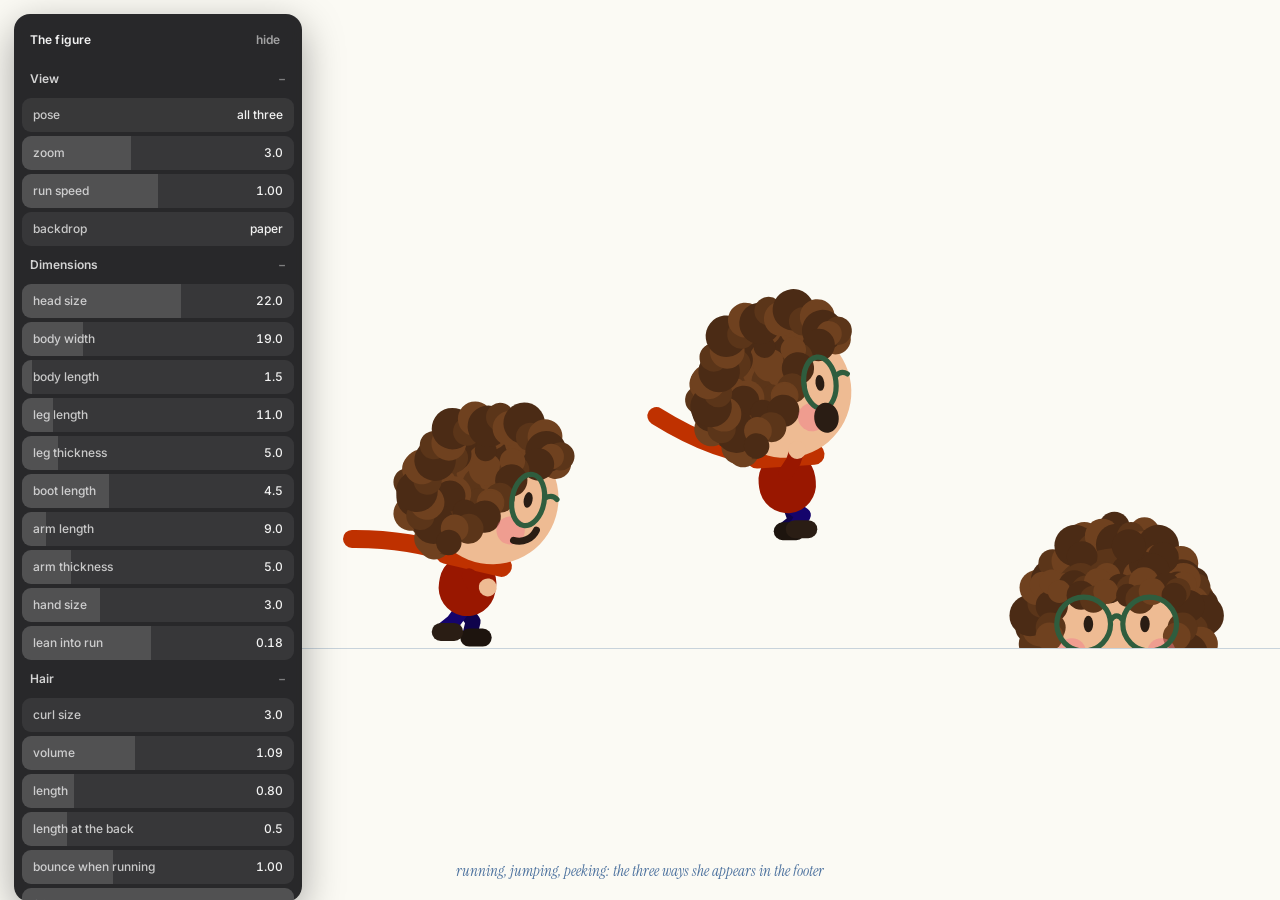
<file: kid.html>
<!doctype html>
<html lang="en">
<head>
<meta charset="utf-8">
<meta name="viewport" content="width=device-width, initial-scale=1">
<meta name="robots" content="noindex">
<title>The figure · dials</title>
<link rel="preconnect" href="https://fonts.googleapis.com">
<link rel="preconnect" href="https://fonts.gstatic.com" crossorigin>
<link href="https://fonts.googleapis.com/css2?family=Inter:wght@400;500;600&family=Instrument+Serif:ital@1&display=swap" rel="stylesheet">
<style>
  html, body { margin: 0; height: 100%; overflow: hidden; background: #fbfaf4; font-family: 'Inter', system-ui, sans-serif; color: #02387A; }
  body.sky { background: #2c64c0; color: #fff; }
  canvas { position: fixed; inset: 0; width: 100%; height: 100%; display: block; }
  .cap { position: fixed; left: 0; right: 0; bottom: 18px; margin: 0; text-align: center; font: italic 400 15px/1.4 'Instrument Serif', Georgia, serif; opacity: 0.7; pointer-events: none; }
  .dk { position: fixed; top: 14px; left: 14px; z-index: 60; width: 272px; max-height: calc(100vh - 28px); overflow: auto; overscroll-behavior: contain;
    background: rgba(22, 22, 24, 0.92); -webkit-backdrop-filter: blur(14px); backdrop-filter: blur(14px); color: #f2f2f2; border-radius: 16px; padding: 8px;
    font: 500 12px/1 'Inter', system-ui, sans-serif; box-shadow: 0 12px 40px rgba(0, 0, 0, 0.35); cursor: default; user-select: none; -webkit-user-select: none; }
  .dk * { box-sizing: border-box; }
  .dk-head { display: flex; align-items: center; justify-content: space-between; padding: 8px 8px 10px; font-weight: 600; letter-spacing: 0.01em; }
  .dk-head button { all: unset; cursor: pointer; opacity: 0.6; padding: 4px 6px; border-radius: 6px; }
  .dk-head button:hover { opacity: 1; background: rgba(255, 255, 255, 0.08); }
  .dk-group { margin-top: 4px; }
  .dk-group > summary { list-style: none; cursor: pointer; padding: 9px 8px; border-radius: 9px; font-weight: 600; opacity: 0.85; display: flex; justify-content: space-between; }
  .dk-group > summary::-webkit-details-marker { display: none; }
  .dk-group > summary::after { content: '+'; opacity: 0.5; }
  .dk-group[open] > summary::after { content: '−'; }
  .dk-group > summary:hover { background: rgba(255, 255, 255, 0.06); }
  .dk-row { position: relative; height: 34px; margin: 4px 0; border-radius: 9px; background: rgba(255, 255, 255, 0.07); overflow: hidden; }
  .dk-fill { position: absolute; inset: 0 auto 0 0; background: rgba(255, 255, 255, 0.13); pointer-events: none; }
  .dk-row:hover .dk-fill { background: rgba(255, 255, 255, 0.19); }
  .dk-label, .dk-val { position: absolute; top: 0; height: 34px; line-height: 34px; pointer-events: none; }
  .dk-label { left: 11px; opacity: 0.78; }
  .dk-val { right: 11px; font-variant-numeric: tabular-nums; }
  .dk-row input, .dk-row select { position: absolute; inset: 0; width: 100%; height: 100%; margin: 0; opacity: 0; cursor: pointer; font: inherit; }
  .dk-row input[type=range] { cursor: ew-resize; }
  .dk-chip { position: absolute; right: 74px; top: 9px; width: 16px; height: 16px; border-radius: 50%; border: 1px solid rgba(255, 255, 255, 0.4); pointer-events: none; }
  .dk-row:focus-within { outline: 1px solid rgba(255, 255, 255, 0.5); }
  .dk-actions { display: grid; grid-template-columns: 1fr 1fr; gap: 4px; margin-top: 8px; }
  .dk-actions button { all: unset; text-align: center; height: 34px; line-height: 34px; border-radius: 9px; background: rgba(255, 255, 255, 0.1); cursor: pointer; font-weight: 600; }
  .dk-actions button:hover { background: rgba(255, 255, 255, 0.2); }
  .dk.min .dk-body { display: none; }
</style>
</head>
<body>
<canvas id="c"></canvas>
<p class="cap">running, jumping, peeking: the three ways she appears in the footer</p>
<script type="module">
// The same drawing code as the landing page (index.html), with a dial for every
// value. "copy" puts the values on the clipboard as JSON, to be pasted back as the
// new defaults; they are also kept in this browser, and index.html#dials uses them.
// ---- the figure ---------------------------------------------------------------------
// Everything about her is a number, a switch or a colour in K, so she can be tuned
// on her own page (kid.html, a dial panel) and the copied values pasted back here.
const KID_DEFAULTS = {
  head: 22, bodyW: 19, bodyH: 1.5, legLen: 11, legW: 5, boot: 4.5, armLen: 9, armW: 5, hand: 3, lean: 0.18,
  curl: 3, volume: 1.09, bob: 0.8, back: 0.5, bounce: 1, fringe: true,
  eye: 1.3, blushAmount: 0.46, glasses: true, glassSize: 5.5, glassLine: 1.1,
  scarfOn: true, scarfLen: 1.55,
  top: '#991700', trousers: '#15046c', boots: '#2a1d14', scarf: '#bf3100',
  skin: '#eebb93', hair: '#5b3519', specs: '#2f5d3e', blush: '#f0788c', ink: '#2a1d14',
};
const K = { ...KID_DEFAULTS };
const hexCh = (hex, s) => (parseInt(hex.slice(1), 16) >> s) & 255;
const shadeHex = (hex, f) => `rgb(${[16, 8, 0].map((s) => Math.max(0, Math.min(255, Math.round(hexCh(hex, s) * f)))).join(', ')})`;
const alphaHex = (hex, a) => `rgba(${hexCh(hex, 16)}, ${hexCh(hex, 8)}, ${hexCh(hex, 0)}, ${a})`;
// A full head of small curls. Wherever hair is wanted, curls are scattered from a
// fixed seed (so they hold still from frame to frame) in three shades, and rows of
// them are laid along every edge, so the mass never shows a straight line.
function curlTone(i) { return i % 3 === 1 ? shadeHex(K.hair, 1.22) : i % 3 === 2 ? shadeHex(K.hair, 0.82) : K.hair; }
function curlRow(c, x0, y0, x1, y1, r) {
  const n = Math.max(2, Math.round(Math.hypot(x1 - x0, y1 - y0) / (r * 1.15)));
  for (let i = 0; i <= n; i++) {
    c.fillStyle = curlTone(i + 1);
    c.beginPath(); c.arc(x0 + ((x1 - x0) * i) / n + ((i * 5) % 3 - 1) * r * 0.25, y0 + ((y1 - y0) * i) / n + ((i * 7) % 3 - 1) * r * 0.3, r * (0.9 + ((i * 3) % 4) * 0.08), 0, Math.PI * 2); c.fill();
  }
}
function curlScatter(c, inside, seed) {
  let sd = seed;
  const rnd = () => { sd = (sd + 0x6D2B79F5) | 0; let k = Math.imul(sd ^ (sd >>> 15), 1 | sd); k = (k + Math.imul(k ^ (k >>> 7), 61 | k)) ^ k; return ((k ^ (k >>> 14)) >>> 0) / 4294967296; };
  const n = Math.round(Math.min(260, 1500 / (K.curl * K.curl)));
  for (let i = 0; i < n; i++) {
    const x = (rnd() * 2 - 1) * 20 * K.volume, y = (rnd() * 2 - 1) * 20 * K.volume, r = K.curl * (0.75 + rnd() * 0.5);
    if (!inside(x, y)) continue;
    c.fillStyle = curlTone(i);
    c.beginPath(); c.arc(x, y, r, 0, Math.PI * 2); c.fill();
  }
}
// a ring of overlapping curls round the outline
function curls(c, cx, cy, from, to, rad) {
  const n = Math.max(3, Math.round(((to - from) / 3.6) * 11 * (6.2 / K.curl)));
  for (let i = 0; i < n; i++) {
    const a = from + ((to - from) * i) / (n - 1);
    const out = rad + (i % 2 ? 1.5 : -0.5), r = K.curl + ((i * 7) % 3) * 0.7;
    c.fillStyle = curlTone(i);
    c.beginPath(); c.arc(cx + Math.cos(a) * out, cy + Math.sin(a) * out, r, 0, Math.PI * 2); c.fill();
  }
}
// side view, facing right; origin at the feet. pose is 'run' or 'jump'
function drawKid(c, x, y, k, pose, ph, sy) {
  c.save();
  c.translate(x, y);
  c.scale(k, k * sy);
  c.lineCap = 'round'; c.lineJoin = 'round';
  const air = pose === 'jump';
  const hip = -K.legLen, seg = K.legLen / 2, arm = K.armLen / 2;
  const bodyTop = 7 + K.bodyH + K.bodyW / 2, shoulder = -(7 + K.bodyH + K.bodyW * 0.13);
  const limb = (ox, oy, a, bend, l1, l2, w, col, hand) => {
    const kx = ox + Math.sin(a) * l1, ky = oy + Math.cos(a) * l1;
    const fx = kx + Math.sin(a + bend) * l2, fy = ky + Math.cos(a + bend) * l2;
    c.strokeStyle = col; c.lineWidth = w;
    c.beginPath(); c.moveTo(ox, oy); c.lineTo(kx, ky); c.lineTo(fx, fy); c.stroke();
    if (hand) { c.fillStyle = K.skin; c.beginPath(); c.arc(fx, fy, K.hand, 0, Math.PI * 2); c.fill(); }
    else { c.strokeStyle = hand === false ? shadeHex(K.boots, 0.7) : K.boots; c.lineWidth = w + 1; c.beginPath(); c.moveTo(fx, fy); c.lineTo(fx + K.boot, fy); c.stroke(); }
  };
  const legA = (p) => Math.sin(p) * 0.85, legB = (p) => -(0.25 + 0.95 * Math.max(0, Math.cos(p)));
  // far leg, far arm
  if (air) limb(0, hip, 0.35, -1.25, seg, seg, K.legW, shadeHex(K.trousers, 0.7), false); else limb(0, hip, legA(ph + Math.PI), legB(ph + Math.PI), seg, seg, K.legW, shadeHex(K.trousers, 0.7), false);
  c.save();
  c.translate(0, hip);
  c.rotate(air ? -0.12 : K.lean);                          // leaning into the run
  if (air) limb(0, shoulder, 2.75, 0.2, arm, arm * 0.9, K.armW, shadeHex(K.top, 0.82), true); else limb(0, shoulder, Math.sin(ph) * 0.9, 1.1, arm, arm * 0.9, K.armW, shadeHex(K.top, 0.82), true);
  c.restore();
  // near leg
  if (air) limb(0, hip, 0.95, -1.5, seg, seg, K.legW, K.trousers); else limb(0, hip, legA(ph), legB(ph), seg, seg, K.legW, K.trousers);
  c.save();
  c.translate(0, hip);
  c.rotate(air ? -0.12 : K.lean);
  // cartoon proportions: a round little body, stubby limbs, and a big head
  c.strokeStyle = K.top; c.lineWidth = K.bodyW;             // jumper, round as a bean
  c.beginPath(); c.moveTo(0, -7); c.lineTo(0, -7 - Math.max(0.01, K.bodyH)); c.stroke();
  if (K.scarfOn) {
    // scarf, its tail streaming out behind
    const sy0 = -bodyTop + 1, L = K.scarfLen;
    c.strokeStyle = K.scarf; c.lineWidth = 6;
    c.beginPath(); c.moveTo(-5, sy0); c.quadraticCurveTo(-5 - 11 * L, sy0 - 4 + Math.sin(ph * 1.3) * 3, -5 - 23 * L, sy0 + (air ? -10 : 3) * L + Math.sin(ph) * 5); c.stroke();
    c.lineWidth = 7; c.beginPath(); c.moveTo(-9, sy0); c.lineTo(10, sy0 + 1); c.stroke();
  }
  // the head, drawn in its own units (a radius of 14) and scaled to K.head
  c.save();
  c.translate(3, -(bodyTop + K.head * 0.9)); c.scale(K.head / 14, K.head / 14);
  c.fillStyle = K.skin; c.beginPath(); c.arc(0, 0, 14, 0, Math.PI * 2); c.fill();
  // the arm of the glasses runs back level and disappears under the hair
  if (K.glasses) { c.strokeStyle = K.specs; c.lineWidth = K.glassLine; c.beginPath(); c.moveTo(7.5 - K.glassSize * 0.62, -1.4); c.lineTo(-2, -1.8); c.stroke(); }
  // hair: a mop over the crown and down the back to the jaw, a heavy fringe coming
  // forward over the brow, and the side falling in front of the ear
  const from = 1.95 + Math.max(0, 1 - K.bob) * 1.1, vol = K.volume;
  const ax = Math.cos(from) * 14.5, ay = Math.sin(from) * 14.5, fx = Math.cos(5.62) * 14.5, fy = Math.sin(5.62) * 14.5;
  // running, the whole mop bobs a beat behind her steps and gives a little; in the air it lifts
  const bob = air ? -1.3 * K.bounce : -(0.5 + 0.5 * Math.cos(ph * 2 - 0.9)) * 1.3 * K.bounce;   // only ever up from rest, so the fringe never drops over her glasses
  c.save();
  c.translate(0, bob);
  // a little more length low at the back of the head, well clear of the neck; it swings the most
  for (let j = Math.round(K.back * 2) - 1; j >= 0; j--) curls(c, -1 - j * 0.8, bob * 0.6 * (j + 1), from + 0.3, Math.PI + 0.1 - j * 0.12, (14.6 + j * 2.2) * vol);
  c.fillStyle = K.hair;
  c.beginPath(); c.arc(0, 0, 14.5, from, 5.62); c.lineTo(3.5, -6.5); c.lineTo(0.5, 3); c.closePath(); c.fill();
  const inHair = (x, y) => {
    const r = Math.hypot(x, y); let a = Math.atan2(y, x); if (a < 0) a += Math.PI * 2;
    if (r > 15.5 * vol || a < from || a > 5.68) return false;
    return !(x > 0.5 && y > -7 + x * 0.1) && !(x > -1 && y > 3);     // keeps off the face
  };
  curlScatter(c, inHair, 7);
  curls(c, 0, 0, from, 5.6, 13.5 * vol);
  curlRow(c, fx, fy, 3.5, -6.5, K.curl);                              // the fringe's lower edge, over the brow
  curlRow(c, 3.5, -6.5, 0.5, 3, K.curl);                              // down in front of the ear
  curlRow(c, 0.5, 3, ax, ay, K.curl);                                 // and along the jaw to the nape
  for (let j = 0; K.bob >= 1 && j <= Math.round((K.bob - 1) * 4); j++) curlRow(c, -13 * vol, 9 + j * 5.5, -3, 10 + j * 5.5, K.curl);
  c.restore();
  c.fillStyle = alphaHex(K.blush, K.blushAmount); c.beginPath(); c.arc(5, 6, 3, 0, Math.PI * 2); c.fill();
  // a standing oval for an eye, and the lens an upright oval too: seen from the side it is narrowed
  c.fillStyle = K.ink; c.beginPath(); c.ellipse(7.5, -1, K.eye * 0.72, K.eye * 1.3, 0, 0, Math.PI * 2); c.fill();
  if (K.glasses) { c.strokeStyle = K.specs; c.lineWidth = K.glassLine; c.beginPath(); c.ellipse(7.5, -1, K.glassSize * 0.62, K.glassSize, 0, 0, Math.PI * 2); c.moveTo(7.5 + K.glassSize * 0.62, -2); c.quadraticCurveTo(7.5 + K.glassSize * 0.62 + 1.4, -3.2, 7.5 + K.glassSize * 0.62 + 2.6, -2.2); c.stroke(); }
  if (air) { c.fillStyle = K.ink; c.beginPath(); c.ellipse(8, 6.5, 2.6, 3.2, 0, 0, Math.PI * 2); c.fill(); }
  else { c.strokeStyle = K.ink; c.lineWidth = 1.5; c.beginPath(); c.arc(6.5, 4, 4, 0.25, 1.7); c.stroke(); }
  c.restore();
  // near arm
  if (air) limb(0, shoulder, 2.45, 0.25, arm, arm * 0.9, K.armW, K.top, true); else limb(0, shoulder, -Math.sin(ph) * 0.9, 1.1, arm, arm * 0.9, K.armW, K.top, true);
  c.restore();
  c.restore();
}
// facing us, just the head, for peeking out of the leaves
function drawPeek(c, x, y, k, blink) {
  c.save();
  c.translate(x, y);
  c.scale((k * K.head) / 14, (k * K.head) / 14);
  const reach = 0.95 * Math.min(1, K.bob), vol = K.volume;
  // behind the face: the mass at the sides, down to the jaw (or further, for a longer bob)
  const low = Math.sin(reach) * 15.5 + Math.max(0, K.bob - 1) * 22;
  curlScatter(c, (x, y) => Math.hypot(x, y * 0.92) < 17 * vol && Math.hypot(x, y) > 9 && y < low, 11);
  curls(c, 0, 0, Math.PI - reach, Math.PI * 2 + reach, 15.5 * vol);
  for (const sx of [-1, 1]) for (let j = 0; K.bob > 1 && j <= Math.round((K.bob - 1) * 4); j++) curlRow(c, sx * 16 * vol, 12 + j * 5.5, sx * 10, 12 + j * 5.5, K.curl);
  c.fillStyle = K.skin; c.beginPath(); c.arc(0, 0, 15, 0, Math.PI * 2); c.fill();
  // over the face: the crown, and a heavy curly fringe down to the brows
  c.fillStyle = K.hair; c.beginPath(); c.arc(0, 0, 15.6, Math.PI + 0.62, Math.PI * 2 - 0.62); c.closePath(); c.fill();
  curlScatter(c, (x, y) => Math.hypot(x, y) < 16 * vol && y < (K.fringe ? -6.5 : -10), 23);
  for (const sx of [-1, 1]) curlRow(c, sx * 15, -7, sx * 13.5, 4, K.curl);          // the sides coming in over the temples
  if (K.fringe) { curlRow(c, -13, -7.5, 13, -7.5, K.curl); curlRow(c, -11.5, -5.6, 11.5, -5.6, K.curl * 0.9); }
  else curlRow(c, -11, -10.5, 11, -10.5, K.curl);
  c.fillStyle = alphaHex(K.blush, K.blushAmount);
  for (const sx of [-1, 1]) { c.beginPath(); c.arc(sx * 9.5, 6.5, 3, 0, Math.PI * 2); c.fill(); }
  c.fillStyle = K.ink; c.strokeStyle = K.ink; c.lineWidth = 1.6; c.lineCap = 'round';
  for (const sx of [-1, 1]) {
    c.beginPath();
    if (blink) { c.moveTo(sx * 6 - 2, 1); c.lineTo(sx * 6 + 2, 1); c.stroke(); }
    else { c.ellipse(sx * 6, 0.5, K.eye * 0.78, K.eye * 1.35, 0, 0, Math.PI * 2); c.fill(); }   // standing ovals
  }
  if (K.glasses) {
    c.strokeStyle = K.specs; c.lineWidth = K.glassLine;
    const g = K.glassSize + 0.2, gx = Math.max(6, g + 1.3);   // always room for the bridge over the nose
    c.beginPath();
    for (const sx of [-1, 1]) { c.moveTo(sx * gx + g, 0.5); c.arc(sx * gx, 0.5, g, 0, Math.PI * 2); }
    c.moveTo(-gx + g, -0.3); c.quadraticCurveTo(0, -2.2, gx - g, -0.3);
    c.stroke();
  }
  c.restore();
}
const VIEW = { pose: 'all three', zoom: 3, speed: 1, backdrop: 'paper' };
try { Object.assign(K, JSON.parse(localStorage.getItem('fall-kid') || '{}')); } catch (e) { /* storage blocked */ }

const cv = document.getElementById('c'), ctx = cv.getContext('2d');
function size() { const d = Math.min(devicePixelRatio || 1, 2); cv.width = innerWidth * d; cv.height = innerHeight * d; ctx.setTransform(d, 0, 0, d, 0, 0); }
addEventListener('resize', size); size();
let ph = 0, last = performance.now();
function frame(now) {
  const dt = Math.min(0.05, (now - last) / 1000); last = now;
  ph += dt * 15 * VIEW.speed;
  const W = innerWidth, H = innerHeight, z = VIEW.zoom;
  document.body.classList.toggle('sky', VIEW.backdrop === 'sky');
  ctx.clearRect(0, 0, W, H);
  const left = Math.min(300, W * 0.25);                       // keep clear of the panel
  const ground = H * 0.72;
  ctx.strokeStyle = VIEW.backdrop === 'sky' ? 'rgba(255, 255, 255, 0.35)' : 'rgba(2, 56, 122, 0.2)';
  ctx.lineWidth = 1; ctx.beginPath(); ctx.moveTo(left, ground + 0.5); ctx.lineTo(W, ground + 0.5); ctx.stroke();
  const poses = VIEW.pose === 'all three' ? ['run', 'jump', 'peek'] : [VIEW.pose];
  poses.forEach((pose, i) => {
    const x = left + ((W - left) * (i + 0.5)) / poses.length;
    if (pose === 'run') drawKid(ctx, x, ground - Math.abs(Math.sin(ph)) * 3 * z, z, 'run', ph, 1);
    else if (pose === 'jump') drawKid(ctx, x, ground - (30 + Math.sin(now / 600) * 8) * z, z, 'jump', ph * 0.6, 1);
    else {
      const hy = ground - K.head * z * 0.45 + Math.sin(now / 700) * 1.2 * z;
      ctx.save(); ctx.beginPath(); ctx.rect(x - 400, 0, 800, ground); ctx.clip();   // up to her cheeks, as in the pile
      drawPeek(ctx, x, hy, z, (now / 1000) % 3.7 < 0.13);
      ctx.restore();
    }
  });
  requestAnimationFrame(frame);
}
requestAnimationFrame(frame);

// ---- the panel ----------------------------------------------------------------------
const GROUPS = [
  ['View', VIEW, [
    ['pose', 'pose', ['all three', 'run', 'jump', 'peek']],
    ['zoom', 'zoom', 1, 6, 0.1],
    ['speed', 'run speed', 0, 2, 0.05],
    ['backdrop', 'backdrop', ['paper', 'sky']],
  ]],
  ['Dimensions', K, [
    ['head', 'head size', 8, 32, 0.5],
    ['bodyW', 'body width', 10, 50, 0.5],
    ['bodyH', 'body length', 0, 40, 0.5],
    ['legLen', 'leg length', 6, 50, 0.5],
    ['legW', 'leg thickness', 3, 18, 0.5],
    ['boot', 'boot length', 0, 14, 0.5],
    ['armLen', 'arm length', 6, 40, 0.5],
    ['armW', 'arm thickness', 3, 14, 0.5],
    ['hand', 'hand size', 1, 8, 0.1],
    ['lean', 'lean into run', -0.2, 0.6, 0.01],
  ]],
  ['Hair', K, [
    ['curl', 'curl size', 3, 10, 0.1],
    ['volume', 'volume', 0.8, 1.5, 0.01],
    ['bob', 'length', 0.4, 2.5, 0.05],
    ['back', 'length at the back', 0, 3, 0.5],
    ['bounce', 'bounce when running', 0, 3, 0.05],
    ['fringe', 'fringe'],
    ['hair', 'colour', 'color'],
  ]],
  ['Face', K, [
    ['skin', 'skin', 'color'],
    ['eye', 'eye size', 0.8, 3.5, 0.1],
    ['blushAmount', 'blush', 0, 1, 0.01],
    ['blush', 'blush colour', 'color'],
    ['glasses', 'glasses'],
    ['glassSize', 'glasses size', 3, 8, 0.1],
    ['glassLine', 'glasses line', 0.5, 4, 0.1],
    ['specs', 'glasses colour', 'color'],
    ['ink', 'eyes and mouth', 'color'],
  ]],
  ['Clothes', K, [
    ['top', 'top', 'color'],
    ['trousers', 'trousers', 'color'],
    ['boots', 'boots', 'color'],
    ['scarfOn', 'scarf'],
    ['scarf', 'scarf colour', 'color'],
    ['scarfLen', 'scarf length', 0.3, 2.5, 0.05],
  ]],
];
const panel = document.createElement('div');
panel.className = 'dk';
panel.innerHTML = '<div class="dk-head"><span>The figure</span><button type="button" data-min>hide</button></div><div class="dk-body"></div>';
const body = panel.querySelector('.dk-body');
const refreshers = [];
const save = () => { try { localStorage.setItem('fall-kid', JSON.stringify(K)); } catch (e) { /* ignore */ } };
const places = (step) => (String(step).split('.')[1] || '').length;
GROUPS.forEach(([title, obj, rows], gi) => {
  const group = document.createElement('details');
  group.className = 'dk-group';
  group.open = gi < 3;
  group.innerHTML = `<summary>${title}</summary>`;
  for (const [key, label, a, b, step] of rows) {
    const row = document.createElement('div');
    row.className = 'dk-row';
    let show;
    if (Array.isArray(a)) {
      row.innerHTML = `<span class="dk-label">${label}</span><span class="dk-val"></span><select aria-label="${label}">${a.map((o) => `<option>${o}</option>`).join('')}</select>`;
      const sel = row.querySelector('select'), val = row.querySelector('.dk-val');
      show = () => { sel.value = obj[key]; val.textContent = obj[key]; };
      sel.addEventListener('change', () => { obj[key] = sel.value; show(); });
    } else if (a === 'color') {
      row.innerHTML = `<span class="dk-label">${label}</span><span class="dk-chip"></span><span class="dk-val"></span><input type="color" aria-label="${label}">`;
      const input = row.querySelector('input'), val = row.querySelector('.dk-val'), chip = row.querySelector('.dk-chip');
      show = () => { input.value = obj[key]; val.textContent = obj[key]; chip.style.background = obj[key]; };
      input.addEventListener('input', () => { obj[key] = input.value; show(); save(); });
    } else if (a === undefined) {
      row.innerHTML = `<div class="dk-fill"></div><span class="dk-label">${label}</span><span class="dk-val"></span><input type="checkbox" aria-label="${label}">`;
      const input = row.querySelector('input'), val = row.querySelector('.dk-val'), fill = row.querySelector('.dk-fill');
      show = () => { input.checked = obj[key]; val.textContent = obj[key] ? 'on' : 'off'; fill.style.width = obj[key] ? '100%' : '0'; };
      input.addEventListener('change', () => { obj[key] = input.checked; show(); save(); });
    } else {
      row.innerHTML = `<div class="dk-fill"></div><span class="dk-label">${label}</span><span class="dk-val"></span><input type="range" min="${a}" max="${b}" step="${step}" aria-label="${label}">`;
      const input = row.querySelector('input'), val = row.querySelector('.dk-val'), fill = row.querySelector('.dk-fill');
      show = () => { input.value = obj[key]; val.textContent = Number(obj[key]).toFixed(places(step)); fill.style.width = `${((obj[key] - a) / (b - a)) * 100}%`; };
      input.addEventListener('input', () => { obj[key] = Number(input.value); show(); if (obj === K) save(); });
      // double-click a slider to put it back to the shipped value
      row.addEventListener('dblclick', () => { if (obj === K) { K[key] = KID_DEFAULTS[key]; show(); save(); } });
    }
    refreshers.push(show);
    group.appendChild(row);
  }
  body.appendChild(group);
});
const actions = document.createElement('div');
actions.className = 'dk-actions';
actions.innerHTML = '<button type="button" data-copy>copy</button><button type="button" data-reset>reset</button>';
body.appendChild(actions);
actions.querySelector('[data-copy]').addEventListener('click', async (e) => {
  const text = JSON.stringify(K, null, 2);
  try { await navigator.clipboard.writeText(text); e.target.textContent = 'copied'; }
  catch (err) { console.log(text); e.target.textContent = 'in console'; }
  setTimeout(() => { e.target.textContent = 'copy'; }, 1200);
});
actions.querySelector('[data-reset]').addEventListener('click', () => { Object.assign(K, KID_DEFAULTS); try { localStorage.removeItem('fall-kid'); } catch (e) { /* ignore */ } refreshers.forEach((f) => f()); });
panel.querySelector('[data-min]').addEventListener('click', (e) => { panel.classList.toggle('min'); e.target.textContent = panel.classList.contains('min') ? 'show' : 'hide'; });
document.body.appendChild(panel);
refreshers.forEach((f) => f());
</script>
</body>
</html>
</file>
